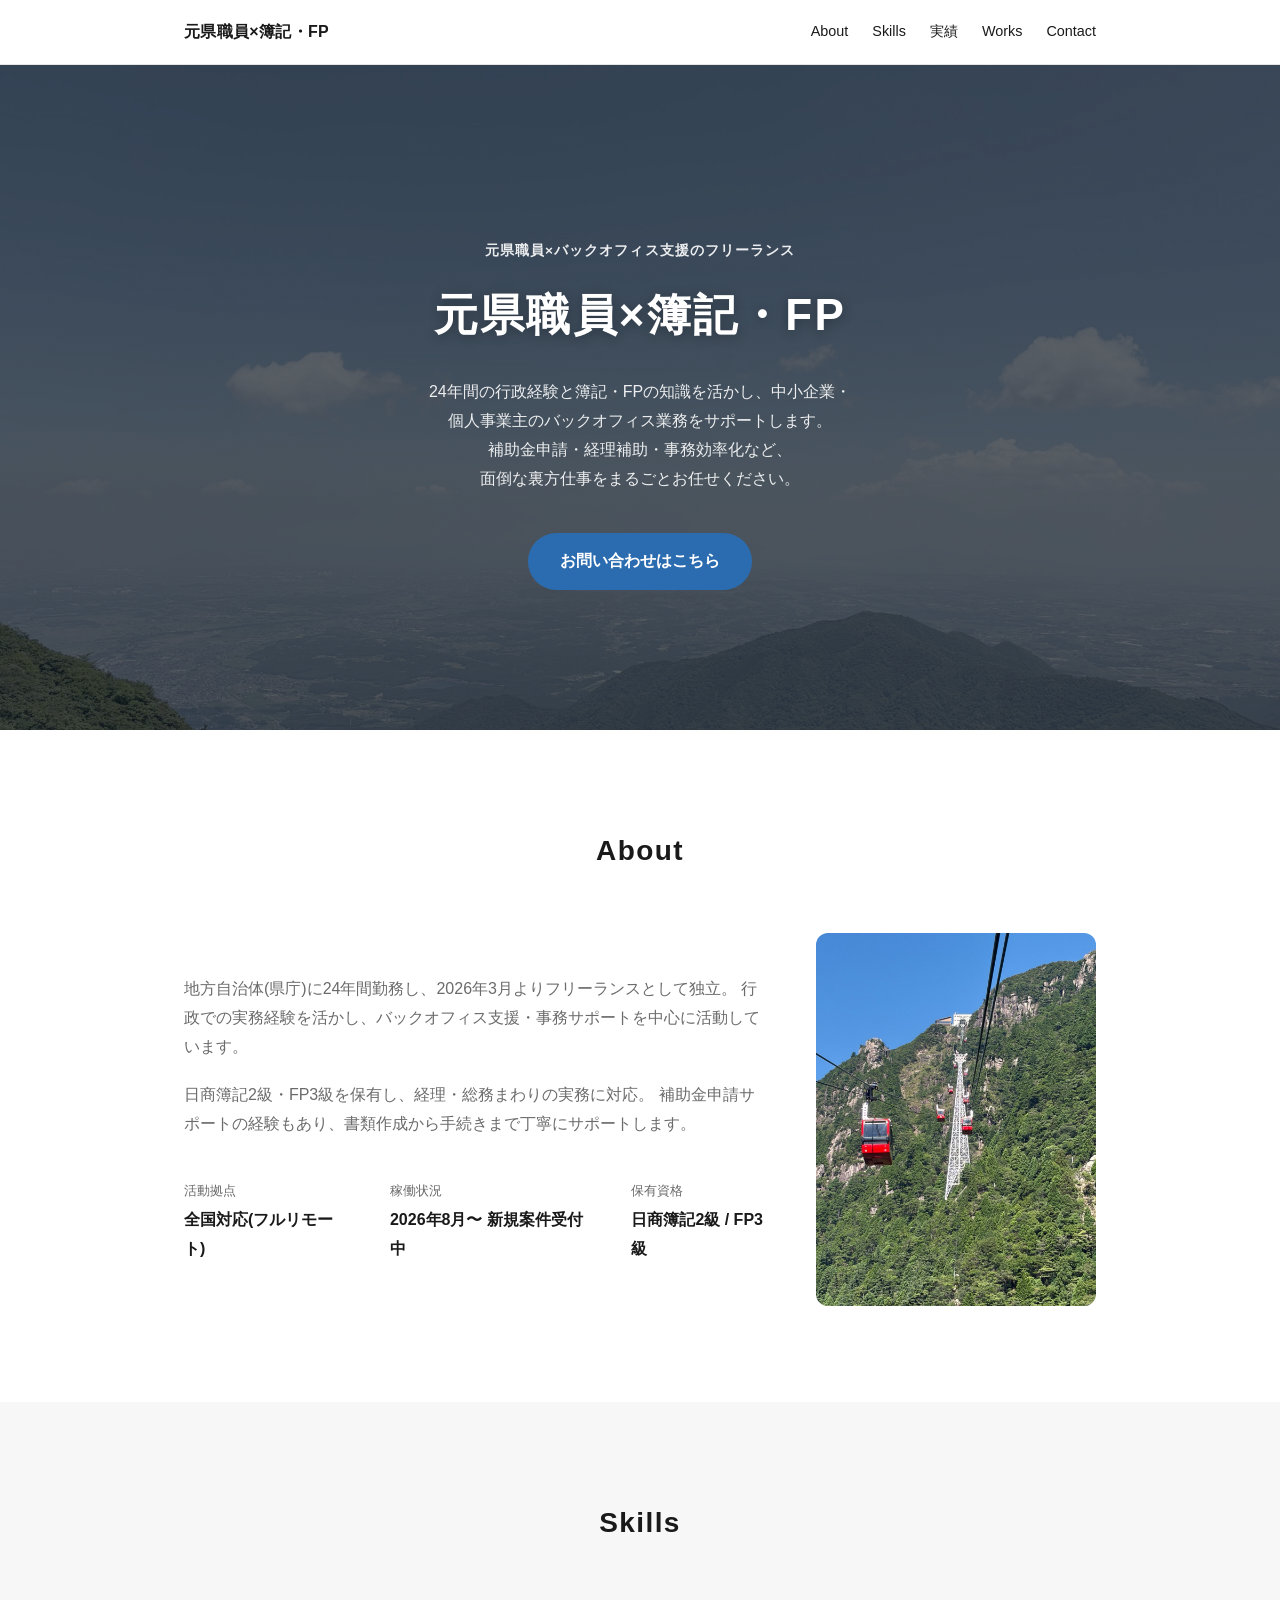
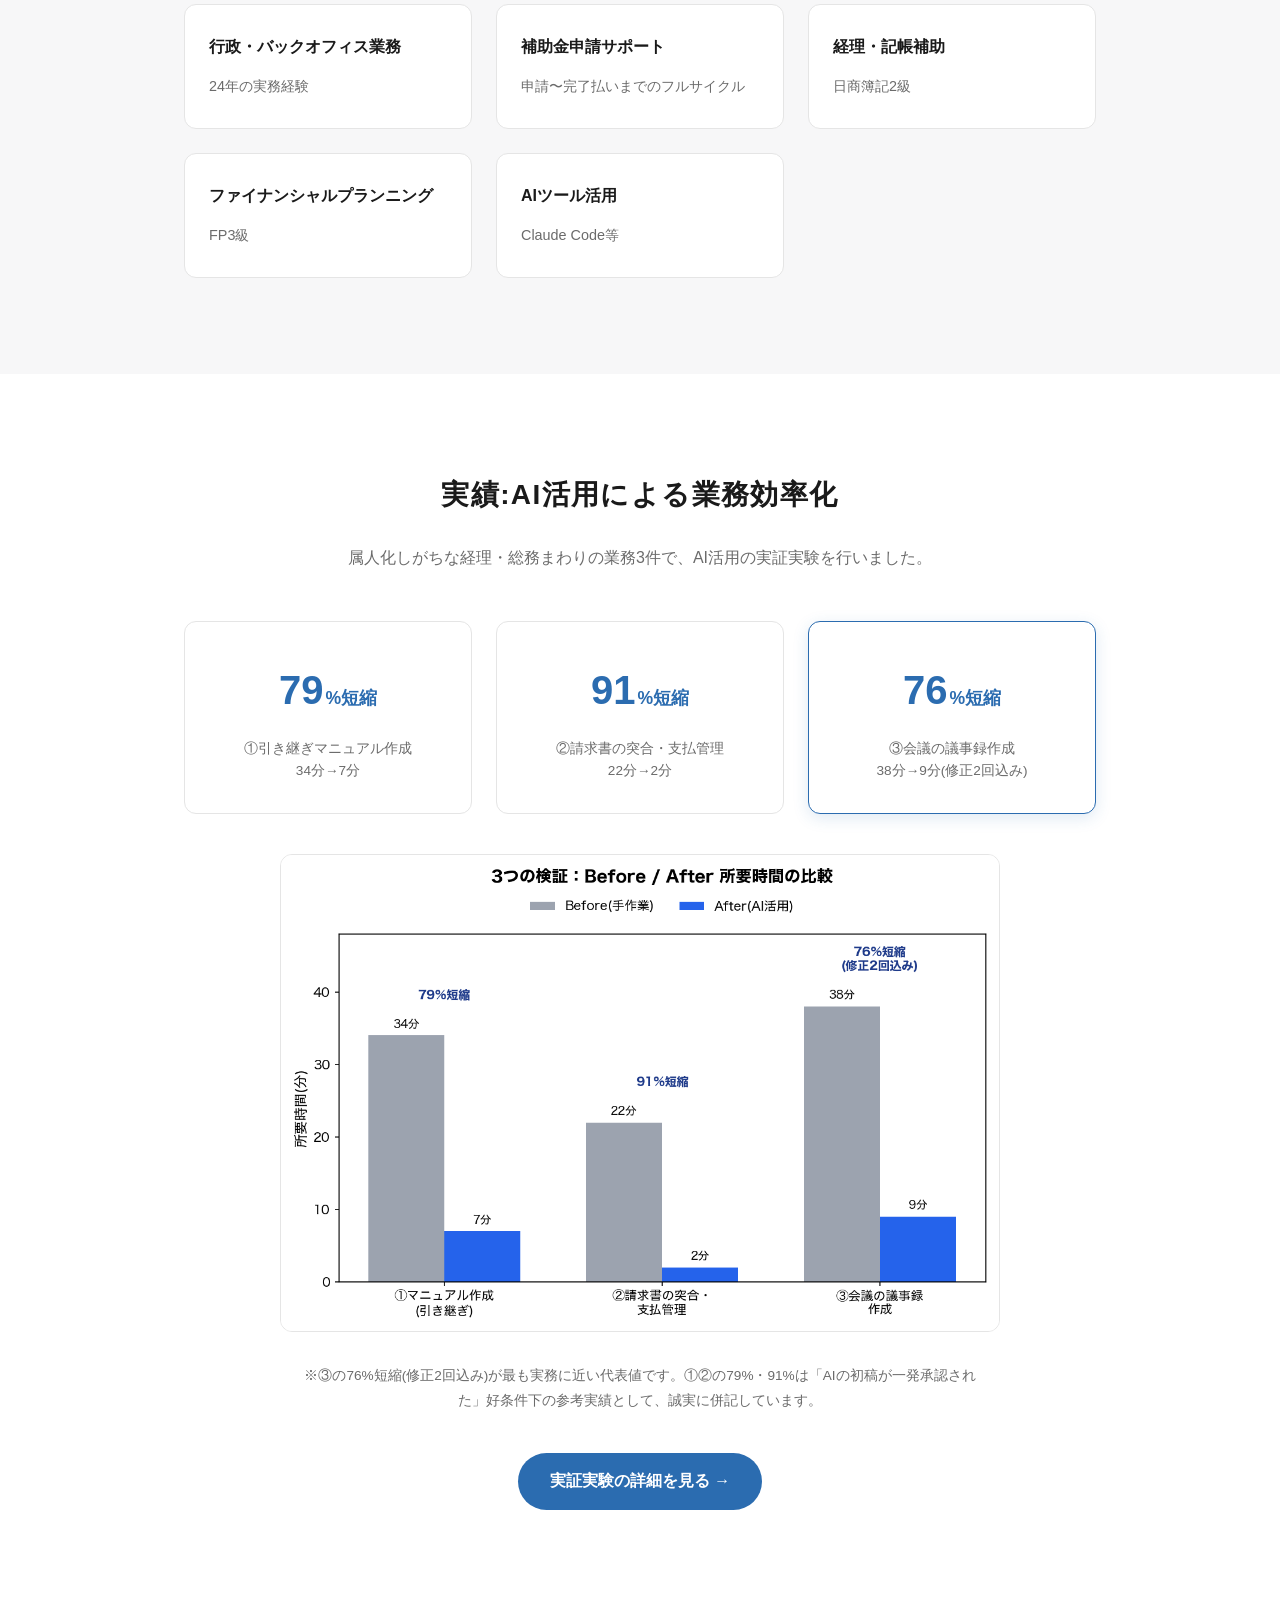
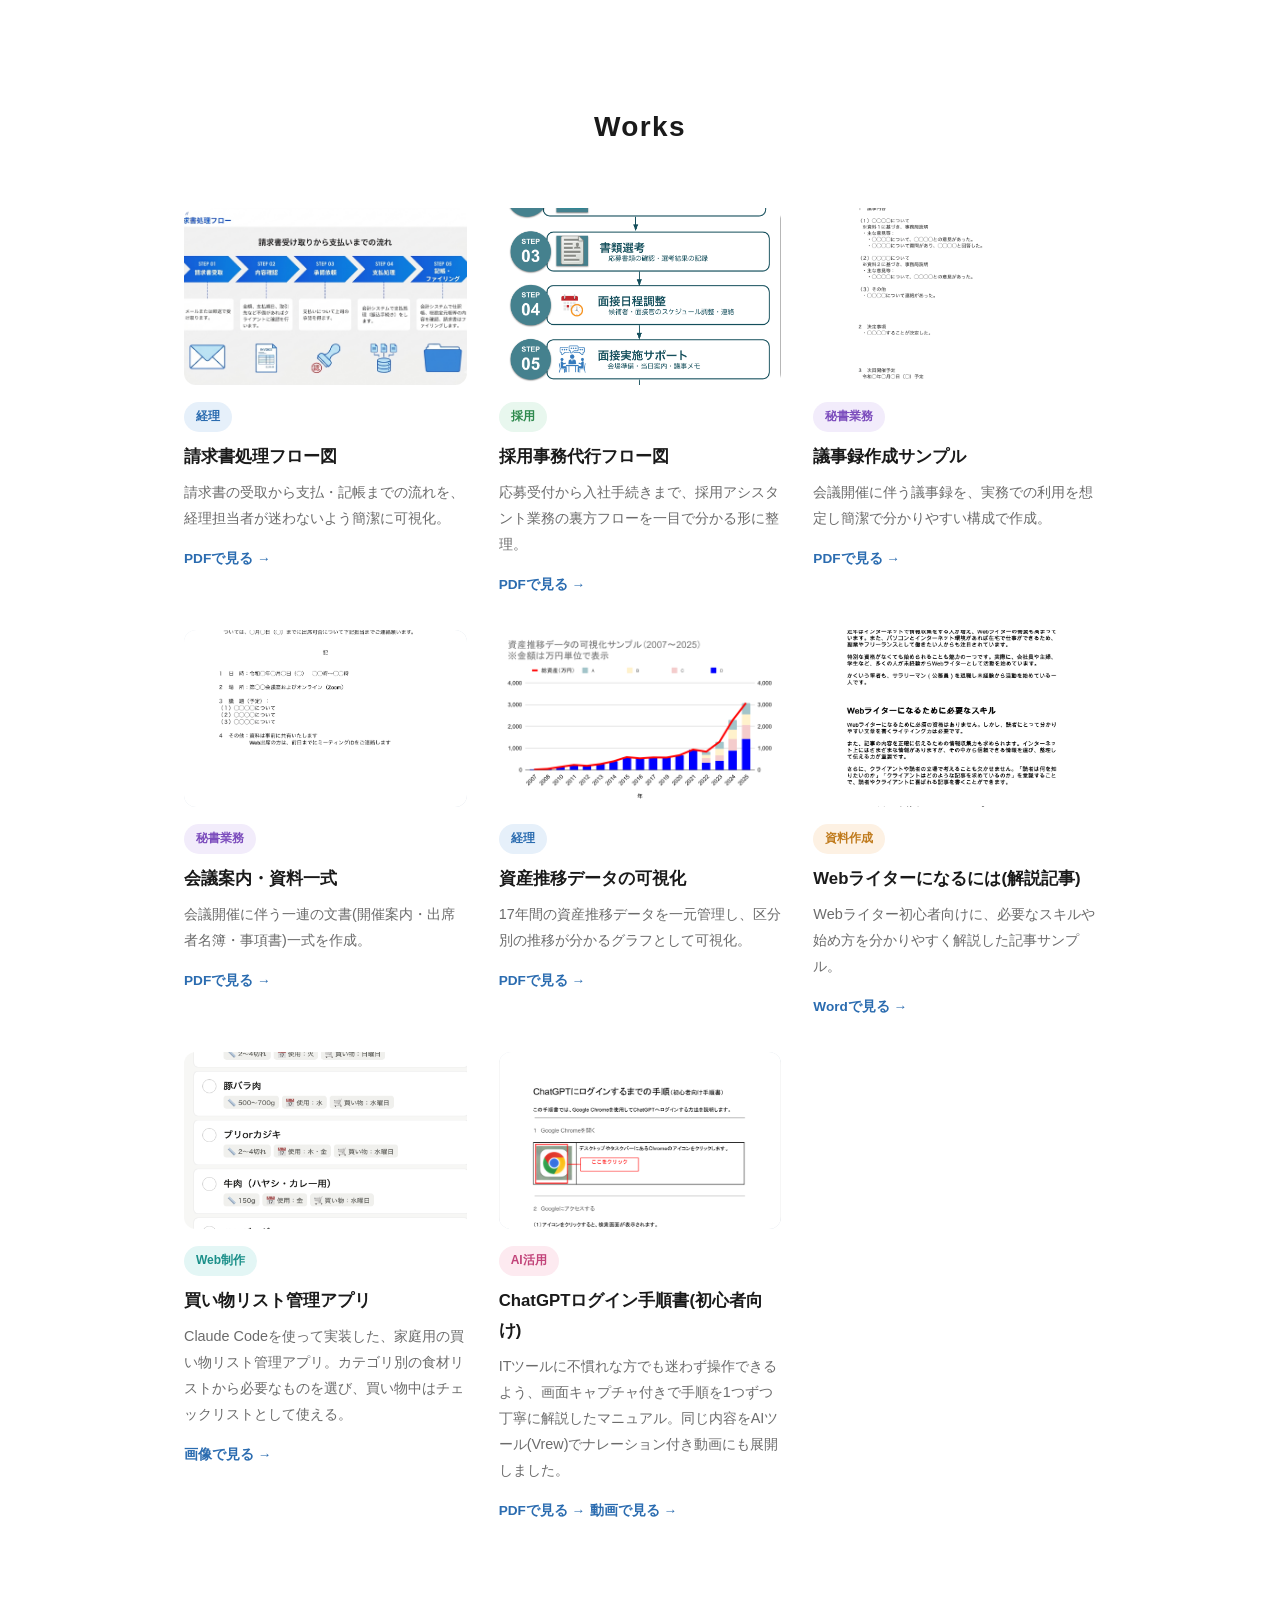
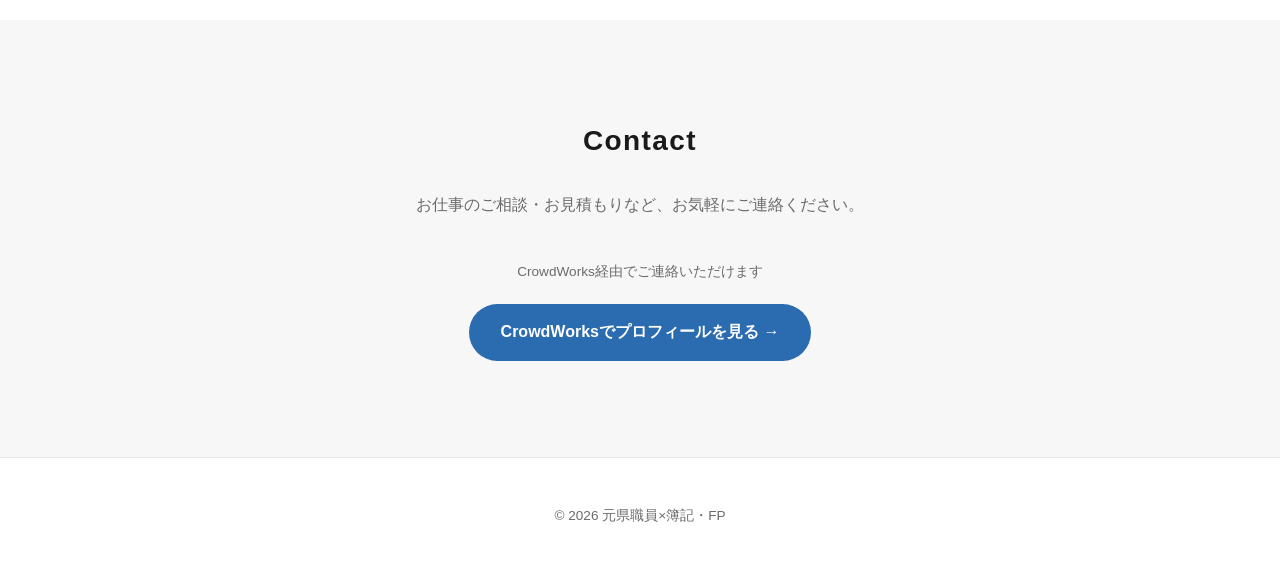
<file: index.html>
<!DOCTYPE html>
<html lang="ja">
<head>
<meta charset="UTF-8">
<meta name="viewport" content="width=device-width, initial-scale=1.0">
<title>元県職員×簿記・FP | バックオフィス支援のフリーランス</title>
<meta name="description" content="元県職員×バックオフィス支援のフリーランス、元県職員×簿記・FPのポートフォリオサイトです。">
<link rel="stylesheet" href="style.css">
</head>
<body>

<header class="header">
  <div class="container header__inner">
    <a href="#top" class="logo">元県職員×簿記・FP</a>
    <nav class="nav">
      <a href="#about">About</a>
      <a href="#skills">Skills</a>
      <a href="#results">実績</a>
      <a href="#works">Works</a>
      <a href="#contact">Contact</a>
    </nav>
  </div>
</header>

<main>

  <section id="top" class="hero">
    <div class="container hero__inner">
      <p class="hero__eyebrow">元県職員×バックオフィス支援のフリーランス</p>
      <h1 class="hero__title">元県職員×簿記・FP</h1>
      <p class="hero__lead">
        24年間の行政経験と簿記・FPの知識を活かし、中小企業・個人事業主のバックオフィス業務をサポートします。<br>
        補助金申請・経理補助・事務効率化など、面倒な裏方仕事をまるごとお任せください。
      </p>
      <a href="#contact" class="button">お問い合わせはこちら</a>
    </div>
  </section>

  <section id="about" class="section">
    <div class="container">
      <h2 class="section__title">About</h2>
      <div class="about">
        <div class="about__text">
          <p>
            地方自治体(県庁)に24年間勤務し、2026年3月よりフリーランスとして独立。
            行政での実務経験を活かし、バックオフィス支援・事務サポートを中心に活動しています。
          </p>
          <p>
            日商簿記2級・FP3級を保有し、経理・総務まわりの実務に対応。
            補助金申請サポートの経験もあり、書類作成から手続きまで丁寧にサポートします。
          </p>
          <dl class="about__meta">
            <div>
              <dt>活動拠点</dt>
              <dd>全国対応(フルリモート)</dd>
            </div>
            <div>
              <dt>稼働状況</dt>
              <dd>2026年8月〜 新規案件受付中</dd>
            </div>
            <div>
              <dt>保有資格</dt>
              <dd>日商簿記2級 / FP3級</dd>
            </div>
          </dl>
        </div>
        <div class="about__photo">
          <img src="assets/about-ropeway.jpg" alt="鈴鹿山脈・御在所ロープウェイからの一枚" loading="lazy">
        </div>
      </div>
    </div>
  </section>

  <section id="skills" class="section section--alt">
    <div class="container">
      <h2 class="section__title">Skills</h2>
      <div class="skills">
        <div class="skill-card">
          <h3>行政・バックオフィス業務</h3>
          <p>24年の実務経験</p>
        </div>
        <div class="skill-card">
          <h3>補助金申請サポート</h3>
          <p>申請〜完了払いまでのフルサイクル</p>
        </div>
        <div class="skill-card">
          <h3>経理・記帳補助</h3>
          <p>日商簿記2級</p>
        </div>
        <div class="skill-card">
          <h3>ファイナンシャルプランニング</h3>
          <p>FP3級</p>
        </div>
        <div class="skill-card">
          <h3>AIツール活用</h3>
          <p>Claude Code等</p>
        </div>
      </div>
    </div>
  </section>

  <section id="results" class="section">
    <div class="container">
      <h2 class="section__title">実績:AI活用による業務効率化</h2>
      <p class="results__lead">
        属人化しがちな経理・総務まわりの業務3件で、AI活用の実証実験を行いました。
      </p>
      <div class="results__stats">
        <div class="results__stat">
          <span class="results__stat-value">79<small>%短縮</small></span>
          <span class="results__stat-label">①引き継ぎマニュアル作成<br>34分→7分</span>
        </div>
        <div class="results__stat">
          <span class="results__stat-value">91<small>%短縮</small></span>
          <span class="results__stat-label">②請求書の突合・支払管理<br>22分→2分</span>
        </div>
        <div class="results__stat results__stat--featured">
          <span class="results__stat-value">76<small>%短縮</small></span>
          <span class="results__stat-label">③会議の議事録作成<br>38分→9分(修正2回込み)</span>
        </div>
      </div>
      <div class="results__chart">
        <img src="assets/results/chart_3cases.png" alt="3つの検証のBefore/After所要時間比較グラフ" loading="lazy">
      </div>
      <p class="results__note">
        ※③の76%短縮(修正2回込み)が最も実務に近い代表値です。①②の79%・91%は「AIの初稿が一発承認された」好条件下の参考実績として、誠実に併記しています。
      </p>
      <div class="results__cta">
        <a href="case-study.html" class="button">実証実験の詳細を見る →</a>
      </div>
    </div>
  </section>

  <section id="works" class="section">
    <div class="container">
      <h2 class="section__title">Works</h2>
      <div class="works">
        <article class="work-card">
          <div class="work-card__thumb"><img src="assets/works/invoice-flow.png" alt="請求書処理フロー図サンプル" loading="lazy"></div>
          <span class="work-card__tag work-card__tag--accounting">経理</span>
          <h3>請求書処理フロー図</h3>
          <p>請求書の受取から支払・記帳までの流れを、経理担当者が迷わないよう簡潔に可視化。</p>
          <a class="work-card__link" href="assets/works/invoice-flow.pdf" target="_blank" rel="noopener noreferrer">PDFで見る →</a>
        </article>
        <article class="work-card">
          <div class="work-card__thumb"><img src="assets/works/hiring-flow.png" alt="採用事務代行フロー図サンプル" loading="lazy"></div>
          <span class="work-card__tag work-card__tag--hiring">採用</span>
          <h3>採用事務代行フロー図</h3>
          <p>応募受付から入社手続きまで、採用アシスタント業務の裏方フローを一目で分かる形に整理。</p>
          <a class="work-card__link" href="assets/works/hiring-flow.pdf" target="_blank" rel="noopener noreferrer">PDFで見る →</a>
        </article>
        <article class="work-card">
          <div class="work-card__thumb"><img src="assets/works/meeting-minutes.png" alt="議事録作成サンプル" loading="lazy"></div>
          <span class="work-card__tag work-card__tag--secretary">秘書業務</span>
          <h3>議事録作成サンプル</h3>
          <p>会議開催に伴う議事録を、実務での利用を想定し簡潔で分かりやすい構成で作成。</p>
          <a class="work-card__link" href="assets/works/meeting-minutes.pdf" target="_blank" rel="noopener noreferrer">PDFで見る →</a>
        </article>
        <article class="work-card">
          <div class="work-card__thumb"><img src="assets/works/meeting-notice.png" alt="会議案内・資料一式サンプル" loading="lazy"></div>
          <span class="work-card__tag work-card__tag--secretary">秘書業務</span>
          <h3>会議案内・資料一式</h3>
          <p>会議開催に伴う一連の文書(開催案内・出席者名簿・事項書)一式を作成。</p>
          <a class="work-card__link" href="assets/works/meeting-notice.pdf" target="_blank" rel="noopener noreferrer">PDFで見る →</a>
        </article>
        <article class="work-card">
          <div class="work-card__thumb"><img src="assets/works/asset-tracking.png" alt="資産推移データの可視化サンプル" loading="lazy"></div>
          <span class="work-card__tag work-card__tag--accounting">経理</span>
          <h3>資産推移データの可視化</h3>
          <p>17年間の資産推移データを一元管理し、区分別の推移が分かるグラフとして可視化。</p>
          <a class="work-card__link" href="assets/works/asset-tracking.pdf" target="_blank" rel="noopener noreferrer">PDFで見る →</a>
        </article>
        <article class="work-card">
          <div class="work-card__thumb"><img src="assets/works/web-writer-guide.png" alt="Webライターになるには解説記事サンプル" loading="lazy"></div>
          <span class="work-card__tag work-card__tag--docs">資料作成</span>
          <h3>Webライターになるには(解説記事)</h3>
          <p>Webライター初心者向けに、必要なスキルや始め方を分かりやすく解説した記事サンプル。</p>
          <a class="work-card__link" href="assets/works/web-writer-guide.docx" target="_blank" rel="noopener noreferrer">Wordで見る →</a>
        </article>
        <article class="work-card">
          <div class="work-card__thumb"><img src="assets/works/shopping-app.png" alt="買い物リスト管理アプリのスクリーンショット" loading="lazy"></div>
          <span class="work-card__tag work-card__tag--webdev">Web制作</span>
          <h3>買い物リスト管理アプリ</h3>
          <p>Claude Codeを使って実装した、家庭用の買い物リスト管理アプリ。カテゴリ別の食材リストから必要なものを選び、買い物中はチェックリストとして使える。</p>
          <a class="work-card__link" href="assets/works/shopping-app.png" target="_blank" rel="noopener noreferrer">画像で見る →</a>
        </article>
        <article class="work-card">
          <div class="work-card__thumb work-card__thumb--top"><img src="assets/works/chatgpt-login-guide.png" alt="ChatGPTログイン手順書サンプル" loading="lazy"></div>
          <span class="work-card__tag work-card__tag--ai">AI活用</span>
          <h3>ChatGPTログイン手順書(初心者向け)</h3>
          <p>ITツールに不慣れな方でも迷わず操作できるよう、画面キャプチャ付きで手順を1つずつ丁寧に解説したマニュアル。同じ内容をAIツール(Vrew)でナレーション付き動画にも展開しました。</p>
          <a class="work-card__link" href="assets/works/chatgpt-login-guide.pdf" target="_blank" rel="noopener noreferrer">PDFで見る →</a>
          <a class="work-card__link" href="assets/works/chatgpt-login-guide.mp4" target="_blank" rel="noopener noreferrer">動画で見る →</a>
        </article>
      </div>
    </div>
  </section>

  <section id="contact" class="section section--alt">
    <div class="container">
      <h2 class="section__title">Contact</h2>
      <p class="contact__lead">お仕事のご相談・お見積もりなど、お気軽にご連絡ください。</p>
      <div class="contact__info">
        <p class="contact__info__channel">CrowdWorks経由でご連絡いただけます</p>
        <a href="https://crowdworks.jp/public/employees/6427479" target="_blank" rel="noopener noreferrer" class="button">CrowdWorksでプロフィールを見る →</a>
      </div>
    </div>
  </section>

</main>

<footer class="footer">
  <div class="container">
    <p>&copy; 2026 元県職員×簿記・FP</p>
  </div>
</footer>

</body>
</html>
</file>
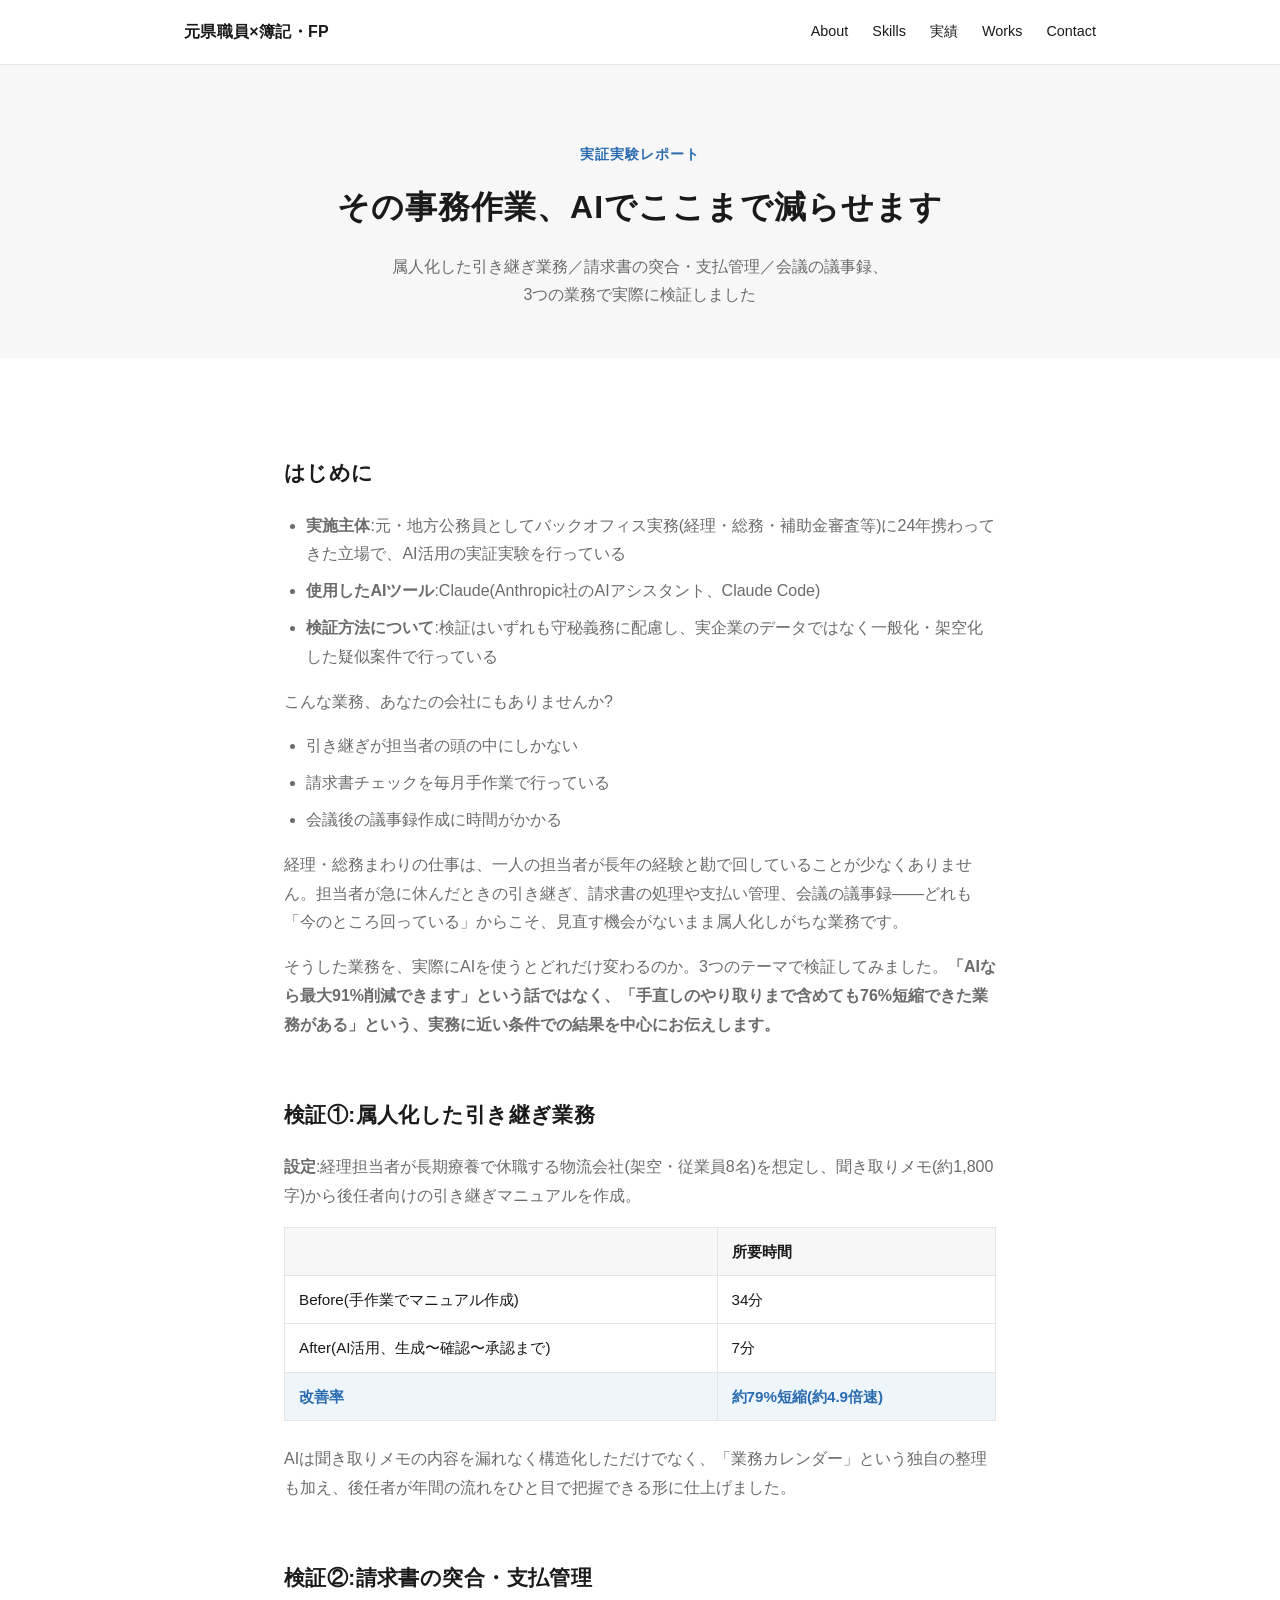
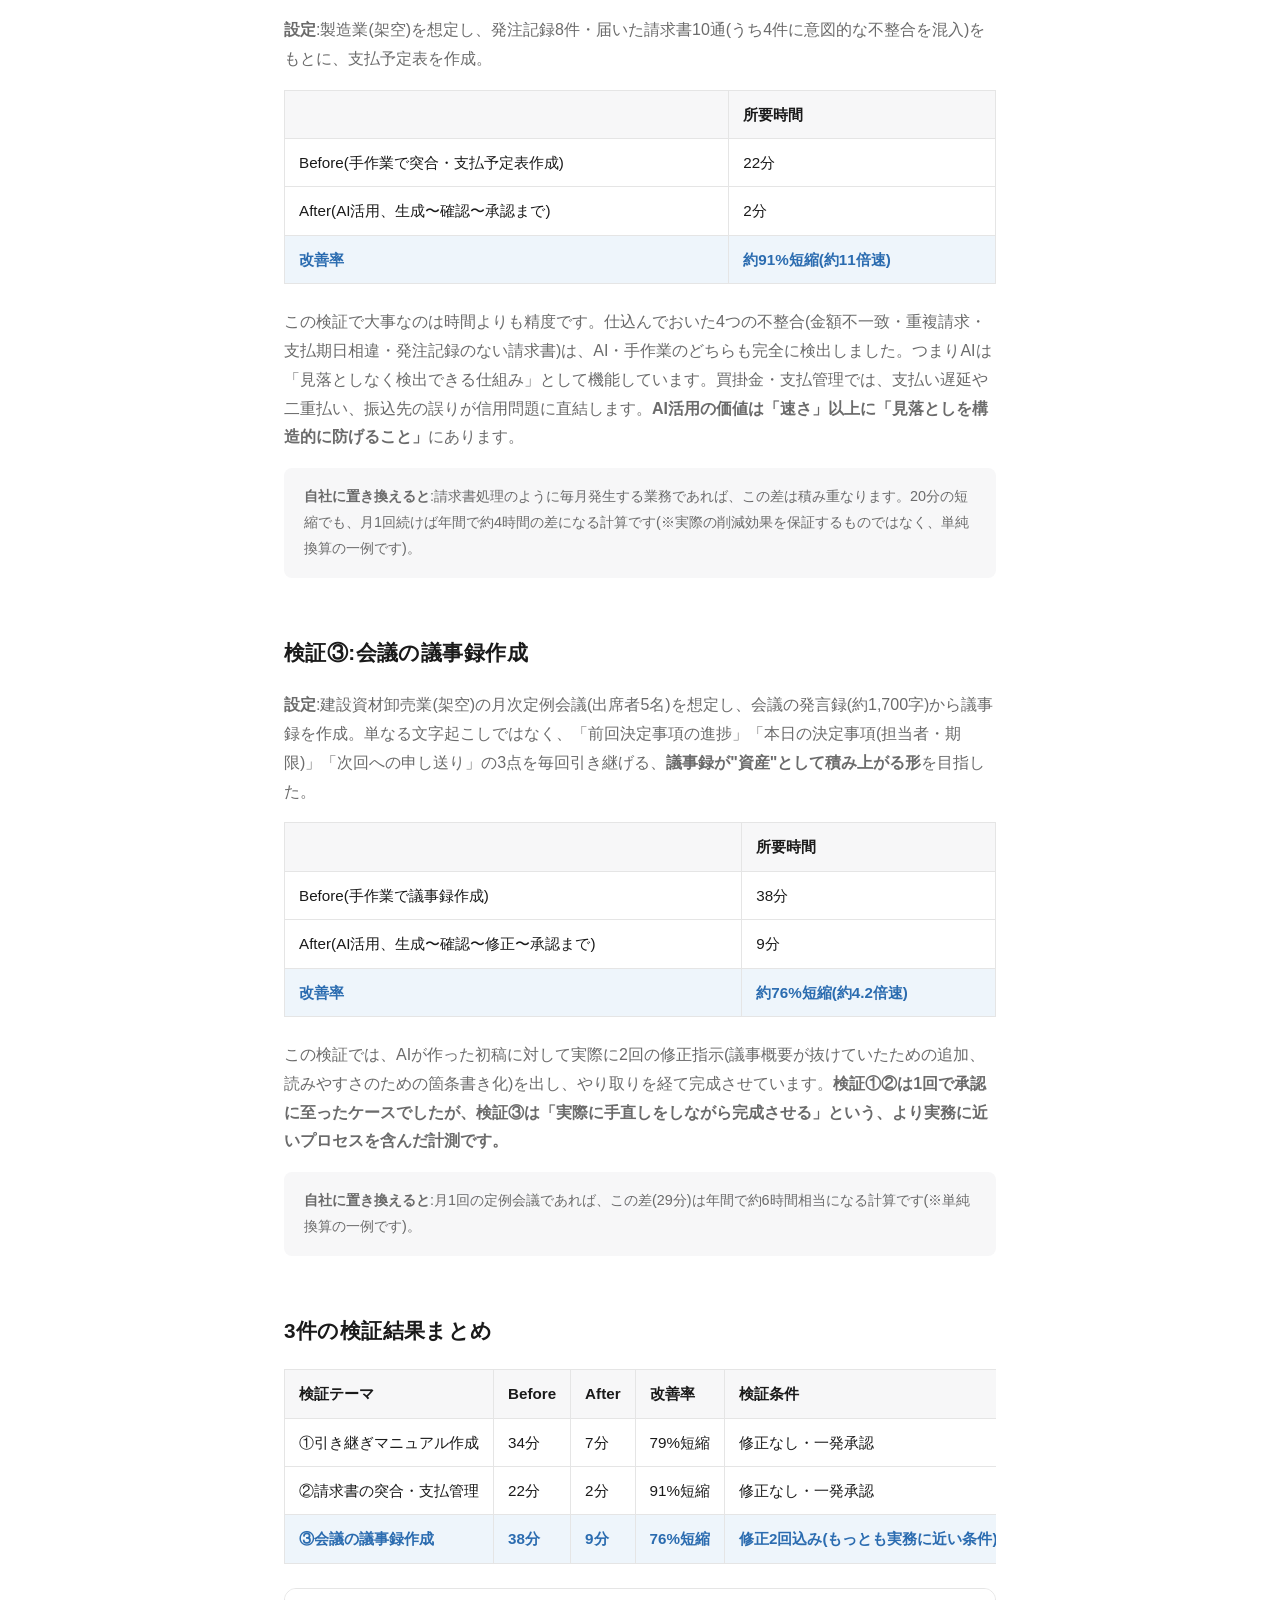
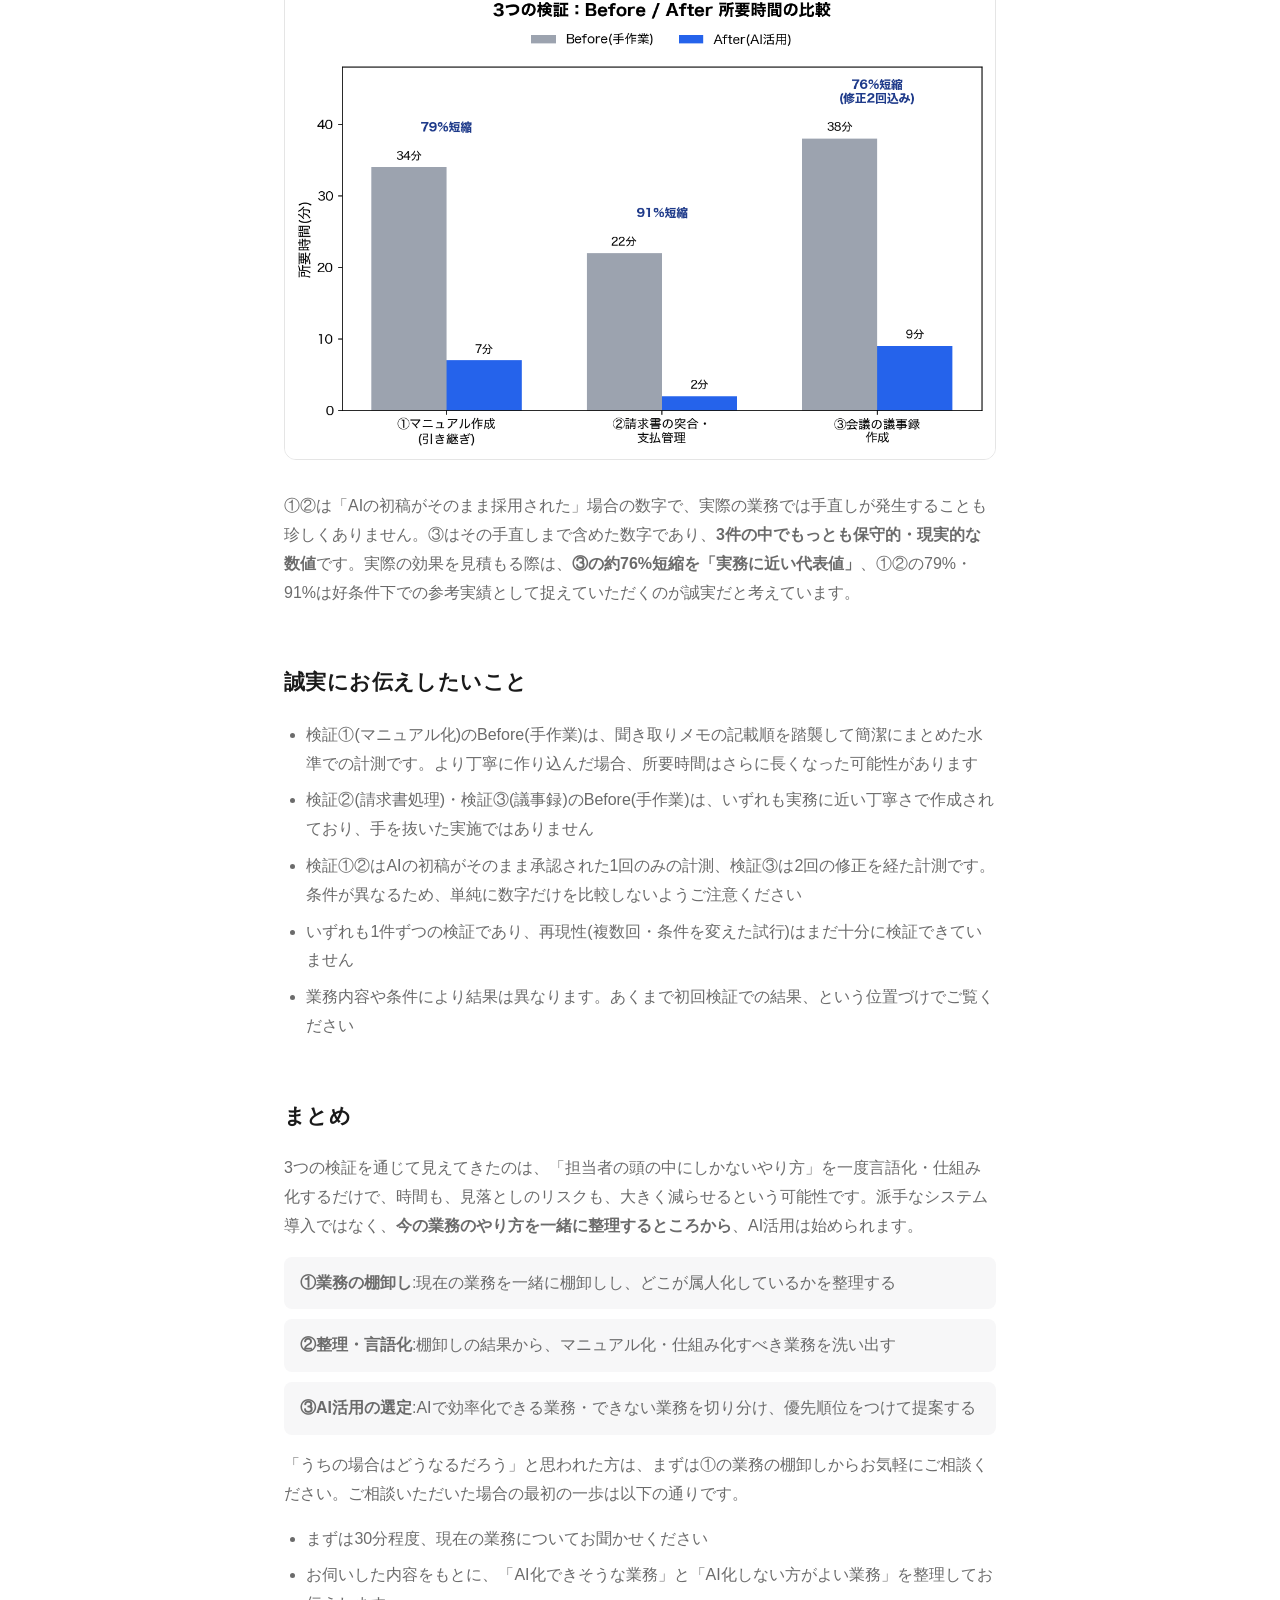
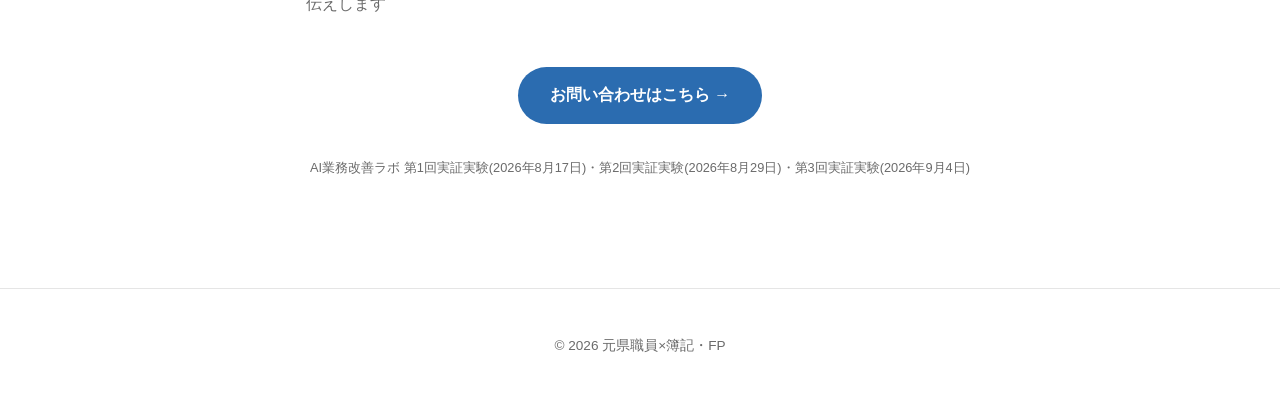
<file: case-study.html>
<!DOCTYPE html>
<html lang="ja">
<head>
<meta charset="UTF-8">
<meta name="viewport" content="width=device-width, initial-scale=1.0">
<title>その事務作業、AIでここまで減らせます | 元県職員×簿記・FP</title>
<meta name="description" content="属人化した引き継ぎ業務・請求書の突合/支払管理・会議の議事録、3つの業務でAI活用の実証実験を行った結果をまとめました。">
<link rel="stylesheet" href="style.css">
</head>
<body>

<header class="header">
  <div class="container header__inner">
    <a href="index.html" class="logo">元県職員×簿記・FP</a>
    <nav class="nav">
      <a href="index.html#about">About</a>
      <a href="index.html#skills">Skills</a>
      <a href="index.html#results">実績</a>
      <a href="index.html#works">Works</a>
      <a href="index.html#contact">Contact</a>
    </nav>
  </div>
</header>

<main>

  <section class="section case-hero">
    <div class="container">
      <p class="case-hero__eyebrow">実証実験レポート</p>
      <h1 class="case-hero__title">その事務作業、AIでここまで減らせます</h1>
      <p class="case-hero__subtitle">
        属人化した引き継ぎ業務／請求書の突合・支払管理／会議の議事録、3つの業務で実際に検証しました
      </p>
    </div>
  </section>

  <section class="section case-section">
    <div class="container case-container">

      <h2>はじめに</h2>
      <ul class="case-list">
        <li><strong>実施主体</strong>:元・地方公務員としてバックオフィス実務(経理・総務・補助金審査等)に24年携わってきた立場で、AI活用の実証実験を行っている</li>
        <li><strong>使用したAIツール</strong>:Claude(Anthropic社のAIアシスタント、Claude Code)</li>
        <li><strong>検証方法について</strong>:検証はいずれも守秘義務に配慮し、実企業のデータではなく一般化・架空化した疑似案件で行っている</li>
      </ul>

      <p>こんな業務、あなたの会社にもありませんか?</p>
      <ul class="case-list">
        <li>引き継ぎが担当者の頭の中にしかない</li>
        <li>請求書チェックを毎月手作業で行っている</li>
        <li>会議後の議事録作成に時間がかかる</li>
      </ul>

      <p>
        経理・総務まわりの仕事は、一人の担当者が長年の経験と勘で回していることが少なくありません。担当者が急に休んだときの引き継ぎ、請求書の処理や支払い管理、会議の議事録――どれも「今のところ回っている」からこそ、見直す機会がないまま属人化しがちな業務です。
      </p>
      <p>
        そうした業務を、実際にAIを使うとどれだけ変わるのか。3つのテーマで検証してみました。<strong>「AIなら最大91%削減できます」という話ではなく、「手直しのやり取りまで含めても76%短縮できた業務がある」という、実務に近い条件での結果を中心にお伝えします。</strong>
      </p>

      <h2>検証①:属人化した引き継ぎ業務</h2>
      <p><strong>設定</strong>:経理担当者が長期療養で休職する物流会社(架空・従業員8名)を想定し、聞き取りメモ(約1,800字)から後任者向けの引き継ぎマニュアルを作成。</p>

      <table class="case-table">
        <tr><th></th><th>所要時間</th></tr>
        <tr><td>Before(手作業でマニュアル作成)</td><td>34分</td></tr>
        <tr><td>After(AI活用、生成〜確認〜承認まで)</td><td>7分</td></tr>
        <tr class="case-table__result"><td><strong>改善率</strong></td><td><strong>約79%短縮(約4.9倍速)</strong></td></tr>
      </table>

      <p>AIは聞き取りメモの内容を漏れなく構造化しただけでなく、「業務カレンダー」という独自の整理も加え、後任者が年間の流れをひと目で把握できる形に仕上げました。</p>

      <h2>検証②:請求書の突合・支払管理</h2>
      <p><strong>設定</strong>:製造業(架空)を想定し、発注記録8件・届いた請求書10通(うち4件に意図的な不整合を混入)をもとに、支払予定表を作成。</p>

      <table class="case-table">
        <tr><th></th><th>所要時間</th></tr>
        <tr><td>Before(手作業で突合・支払予定表作成)</td><td>22分</td></tr>
        <tr><td>After(AI活用、生成〜確認〜承認まで)</td><td>2分</td></tr>
        <tr class="case-table__result"><td><strong>改善率</strong></td><td><strong>約91%短縮(約11倍速)</strong></td></tr>
      </table>

      <p>
        この検証で大事なのは時間よりも精度です。仕込んでおいた4つの不整合(金額不一致・重複請求・支払期日相違・発注記録のない請求書)は、AI・手作業のどちらも完全に検出しました。つまりAIは「見落としなく検出できる仕組み」として機能しています。買掛金・支払管理では、支払い遅延や二重払い、振込先の誤りが信用問題に直結します。<strong>AI活用の価値は「速さ」以上に「見落としを構造的に防げること」</strong>にあります。
      </p>
      <p class="case-note">
        <strong>自社に置き換えると</strong>:請求書処理のように毎月発生する業務であれば、この差は積み重なります。20分の短縮でも、月1回続けば年間で約4時間の差になる計算です(※実際の削減効果を保証するものではなく、単純換算の一例です)。
      </p>

      <h2>検証③:会議の議事録作成</h2>
      <p>
        <strong>設定</strong>:建設資材卸売業(架空)の月次定例会議(出席者5名)を想定し、会議の発言録(約1,700字)から議事録を作成。単なる文字起こしではなく、「前回決定事項の進捗」「本日の決定事項(担当者・期限)」「次回への申し送り」の3点を毎回引き継げる、<strong>議事録が"資産"として積み上がる形</strong>を目指した。
      </p>

      <table class="case-table">
        <tr><th></th><th>所要時間</th></tr>
        <tr><td>Before(手作業で議事録作成)</td><td>38分</td></tr>
        <tr><td>After(AI活用、生成〜確認〜修正〜承認まで)</td><td>9分</td></tr>
        <tr class="case-table__result"><td><strong>改善率</strong></td><td><strong>約76%短縮(約4.2倍速)</strong></td></tr>
      </table>

      <p>
        この検証では、AIが作った初稿に対して実際に2回の修正指示(議事概要が抜けていたための追加、読みやすさのための箇条書き化)を出し、やり取りを経て完成させています。<strong>検証①②は1回で承認に至ったケースでしたが、検証③は「実際に手直しをしながら完成させる」という、より実務に近いプロセスを含んだ計測です。</strong>
      </p>
      <p class="case-note">
        <strong>自社に置き換えると</strong>:月1回の定例会議であれば、この差(29分)は年間で約6時間相当になる計算です(※単純換算の一例です)。
      </p>

      <h2>3件の検証結果まとめ</h2>

      <div class="case-table-scroll">
        <table class="case-table case-table--summary">
          <tr>
            <th>検証テーマ</th>
            <th>Before</th>
            <th>After</th>
            <th>改善率</th>
            <th>検証条件</th>
          </tr>
          <tr>
            <td>①引き継ぎマニュアル作成</td>
            <td>34分</td>
            <td>7分</td>
            <td>79%短縮</td>
            <td>修正なし・一発承認</td>
          </tr>
          <tr>
            <td>②請求書の突合・支払管理</td>
            <td>22分</td>
            <td>2分</td>
            <td>91%短縮</td>
            <td>修正なし・一発承認</td>
          </tr>
          <tr class="case-table__result">
            <td><strong>③会議の議事録作成</strong></td>
            <td><strong>38分</strong></td>
            <td><strong>9分</strong></td>
            <td><strong>76%短縮</strong></td>
            <td><strong>修正2回込み(もっとも実務に近い条件)</strong></td>
          </tr>
        </table>
      </div>

      <div class="case-chart">
        <img src="assets/results/chart_3cases.png" alt="3つの検証のBefore/After所要時間比較グラフ" loading="lazy">
      </div>

      <p>
        ①②は「AIの初稿がそのまま採用された」場合の数字で、実際の業務では手直しが発生することも珍しくありません。③はその手直しまで含めた数字であり、<strong>3件の中でもっとも保守的・現実的な数値</strong>です。実際の効果を見積もる際は、<strong>③の約76%短縮を「実務に近い代表値」</strong>、①②の79%・91%は好条件下での参考実績として捉えていただくのが誠実だと考えています。
      </p>

      <h2>誠実にお伝えしたいこと</h2>
      <ul class="case-list">
        <li>検証①(マニュアル化)のBefore(手作業)は、聞き取りメモの記載順を踏襲して簡潔にまとめた水準での計測です。より丁寧に作り込んだ場合、所要時間はさらに長くなった可能性があります</li>
        <li>検証②(請求書処理)・検証③(議事録)のBefore(手作業)は、いずれも実務に近い丁寧さで作成されており、手を抜いた実施ではありません</li>
        <li>検証①②はAIの初稿がそのまま承認された1回のみの計測、検証③は2回の修正を経た計測です。条件が異なるため、単純に数字だけを比較しないようご注意ください</li>
        <li>いずれも1件ずつの検証であり、再現性(複数回・条件を変えた試行)はまだ十分に検証できていません</li>
        <li>業務内容や条件により結果は異なります。あくまで初回検証での結果、という位置づけでご覧ください</li>
      </ul>

      <h2>まとめ</h2>
      <p>
        3つの検証を通じて見えてきたのは、「担当者の頭の中にしかないやり方」を一度言語化・仕組み化するだけで、時間も、見落としのリスクも、大きく減らせるという可能性です。派手なシステム導入ではなく、<strong>今の業務のやり方を一緒に整理するところから</strong>、AI活用は始められます。
      </p>
      <ul class="case-list case-list--steps">
        <li><strong>①業務の棚卸し</strong>:現在の業務を一緒に棚卸しし、どこが属人化しているかを整理する</li>
        <li><strong>②整理・言語化</strong>:棚卸しの結果から、マニュアル化・仕組み化すべき業務を洗い出す</li>
        <li><strong>③AI活用の選定</strong>:AIで効率化できる業務・できない業務を切り分け、優先順位をつけて提案する</li>
      </ul>

      <p>
        「うちの場合はどうなるだろう」と思われた方は、まずは①の業務の棚卸しからお気軽にご相談ください。ご相談いただいた場合の最初の一歩は以下の通りです。
      </p>
      <ul class="case-list">
        <li>まずは30分程度、現在の業務についてお聞かせください</li>
        <li>お伺いした内容をもとに、「AI化できそうな業務」と「AI化しない方がよい業務」を整理してお伝えします</li>
      </ul>

      <div class="case-cta">
        <a href="index.html#contact" class="button">お問い合わせはこちら →</a>
      </div>

      <p class="case-footnote">
        AI業務改善ラボ 第1回実証実験(2026年8月17日)・第2回実証実験(2026年8月29日)・第3回実証実験(2026年9月4日)
      </p>

    </div>
  </section>

</main>

<footer class="footer">
  <div class="container">
    <p>&copy; 2026 元県職員×簿記・FP</p>
  </div>
</footer>

</body>
</html>
</file>
<file: style.css>
:root {
  --color-bg: #ffffff;
  --color-bg-alt: #f7f7f8;
  --color-text: #1a1a1a;
  --color-text-muted: #6b6b6b;
  --color-accent: #2b6cb0;
  --color-border: #e5e5e5;
  --max-width: 960px;
  --font-base: "Hiragino Sans", "Hiragino Kaku Gothic ProN", "Yu Gothic", Meiryo, sans-serif;
}

* {
  box-sizing: border-box;
}

html {
  scroll-behavior: smooth;
}

body {
  margin: 0;
  font-family: var(--font-base);
  color: var(--color-text);
  background: var(--color-bg);
  line-height: 1.8;
  -webkit-font-smoothing: antialiased;
}

a {
  color: inherit;
  text-decoration: none;
}

.container {
  max-width: var(--max-width);
  margin: 0 auto;
  padding: 0 24px;
}

/* Header */
.header {
  position: sticky;
  top: 0;
  background: rgba(255, 255, 255, 0.9);
  backdrop-filter: blur(6px);
  border-bottom: 1px solid var(--color-border);
  z-index: 10;
}

.header__inner {
  display: flex;
  align-items: center;
  justify-content: space-between;
  height: 64px;
}

.logo {
  font-weight: 700;
  letter-spacing: 0.02em;
  white-space: nowrap;
}

.nav {
  display: flex;
  gap: 24px;
  font-size: 0.9rem;
}

.nav a:hover {
  color: var(--color-accent);
}

/* Hero */
.hero {
  padding: 160px 0 140px;
  text-align: center;
  background: linear-gradient(rgba(20, 30, 40, 0.55), rgba(20, 30, 40, 0.55)), url("assets/hero-suzuka.jpg");
  background-size: cover;
  background-position: center;
  color: #fff;
}

.hero__eyebrow {
  color: #fff;
  font-weight: 600;
  letter-spacing: 0.08em;
  font-size: 0.85rem;
  text-transform: uppercase;
  margin-bottom: 12px;
  opacity: 0.9;
}

.hero__title {
  font-size: 2.75rem;
  margin: 0 0 24px;
  letter-spacing: 0.05em;
  text-shadow: 0 2px 12px rgba(0, 0, 0, 0.3);
  word-break: keep-all;
}

.hero__lead {
  color: rgba(255, 255, 255, 0.9);
  max-width: 560px;
  margin: 0 auto 40px;
  word-break: keep-all;
  overflow-wrap: break-word;
}

.button {
  display: inline-block;
  background: var(--color-accent);
  color: #fff;
  padding: 14px 32px;
  border-radius: 999px;
  font-weight: 600;
  transition: opacity 0.2s ease;
}

.button:hover {
  opacity: 0.85;
}

/* Section */
.section {
  padding: 96px 0;
}

.section--alt {
  background: var(--color-bg-alt);
}

.section__title {
  font-size: 1.75rem;
  text-align: center;
  margin: 0 0 56px;
  letter-spacing: 0.05em;
}

/* About */
.about {
  display: flex;
  gap: 48px;
  align-items: center;
}

.about__text {
  flex: 1;
}

.about__text p {
  color: var(--color-text-muted);
  margin: 0 0 20px;
}

.about__meta {
  display: flex;
  gap: 48px;
  margin: 40px 0 0;
  padding: 0;
}

.about__photo {
  flex-shrink: 0;
  width: 280px;
}

.about__photo img {
  width: 100%;
  height: auto;
  border-radius: 12px;
  display: block;
}

.about__meta dt {
  font-size: 0.8rem;
  color: var(--color-text-muted);
  margin-bottom: 4px;
}

.about__meta dd {
  margin: 0;
  font-weight: 600;
}

/* Skills */
.skills {
  display: grid;
  grid-template-columns: repeat(3, 1fr);
  gap: 24px;
}

.skill-card {
  background: #fff;
  border: 1px solid var(--color-border);
  border-radius: 12px;
  padding: 28px 24px;
}

.skill-card h3 {
  margin: 0 0 12px;
  font-size: 1rem;
}

.skill-card p {
  margin: 0;
  color: var(--color-text-muted);
  font-size: 0.9rem;
}

/* Results */
.results__lead {
  text-align: center;
  color: var(--color-text-muted);
  max-width: 640px;
  margin: -32px auto 48px;
}

.results__stats {
  display: grid;
  grid-template-columns: repeat(3, 1fr);
  gap: 24px;
  margin-bottom: 40px;
}

.results__stat {
  background: #fff;
  border: 1px solid var(--color-border);
  border-radius: 12px;
  padding: 32px 20px;
  text-align: center;
}

.results__stat--featured {
  border-color: var(--color-accent);
  box-shadow: 0 4px 16px rgba(43, 108, 176, 0.15);
}

.results__stat-value {
  display: block;
  font-size: 2.5rem;
  font-weight: 700;
  color: var(--color-accent);
  margin-bottom: 12px;
}

.results__stat-value small {
  font-size: 1.1rem;
  font-weight: 600;
  margin-left: 2px;
}

.results__stat-label {
  display: block;
  font-size: 0.85rem;
  color: var(--color-text-muted);
  line-height: 1.6;
}

.results__chart {
  max-width: 720px;
  margin: 0 auto 32px;
}

.results__chart img {
  width: 100%;
  height: auto;
  border-radius: 12px;
  border: 1px solid var(--color-border);
  display: block;
}

.results__note {
  max-width: 680px;
  margin: 0 auto 40px;
  color: var(--color-text-muted);
  font-size: 0.85rem;
  text-align: center;
}

.results__cta {
  text-align: center;
}

/* Works */
.works {
  display: grid;
  grid-template-columns: repeat(auto-fit, minmax(260px, 1fr));
  gap: 32px;
}

.work-card__thumb {
  aspect-ratio: 16 / 10;
  background: linear-gradient(135deg, #e2e8f0, #cbd5e0);
  border-radius: 12px;
  margin-bottom: 16px;
  overflow: hidden;
}

.work-card__thumb img {
  width: 100%;
  height: 100%;
  object-fit: cover;
  display: block;
}

.work-card__thumb--top img {
  object-position: top;
}

.work-card__tag {
  display: inline-block;
  font-size: 0.75rem;
  font-weight: 600;
  padding: 4px 12px;
  border-radius: 999px;
  margin-bottom: 10px;
}

.work-card__tag--accounting {
  background: #e6f0fa;
  color: #2b6cb0;
}

.work-card__tag--hiring {
  background: #e8f7ee;
  color: #2f8a4e;
}

.work-card__tag--secretary {
  background: #f2ecfb;
  color: #7c4dbd;
}

.work-card__tag--docs {
  background: #fdf1e3;
  color: #c07b1d;
}

.work-card__tag--webdev {
  background: #e3f6f5;
  color: #1a8f89;
}

.work-card__tag--ai {
  background: #fdeaf0;
  color: #c2447a;
}

.work-card h3 {
  margin: 0 0 8px;
  font-size: 1.05rem;
}

.work-card p {
  margin: 0 0 12px;
  color: var(--color-text-muted);
  font-size: 0.9rem;
}

.work-card__link {
  display: inline-block;
  font-size: 0.85rem;
  font-weight: 600;
  color: var(--color-accent);
}

/* Contact */
.contact__lead {
  text-align: center;
  color: var(--color-text-muted);
  margin: -32px 0 40px;
}

.contact__info {
  text-align: center;
}

.contact__info__channel {
  margin: 0 0 20px;
  color: var(--color-text-muted);
  font-size: 0.85rem;
}

/* Case study page */
.case-hero {
  padding-top: 64px;
  padding-bottom: 48px;
  text-align: center;
  background: var(--color-bg-alt);
}

.case-hero__eyebrow {
  color: var(--color-accent);
  font-weight: 600;
  letter-spacing: 0.08em;
  font-size: 0.85rem;
  text-transform: uppercase;
  margin-bottom: 12px;
}

.case-hero__title {
  font-size: 2rem;
  margin: 0 0 16px;
  letter-spacing: 0.03em;
  word-break: keep-all;
  overflow-wrap: break-word;
}

.case-hero__subtitle {
  color: var(--color-text-muted);
  max-width: 640px;
  margin: 0 auto;
  word-break: keep-all;
  overflow-wrap: break-word;
}

.case-container {
  max-width: 760px;
}

.case-section h2 {
  font-size: 1.3rem;
  margin: 56px 0 20px;
  letter-spacing: 0.02em;
}

.case-section h2:first-child {
  margin-top: 0;
}

.case-section p {
  color: var(--color-text-muted);
}

.case-list {
  color: var(--color-text-muted);
  padding-left: 1.4em;
}

.case-list li {
  margin-bottom: 8px;
}

.case-list--steps {
  list-style: none;
  padding-left: 0;
}

.case-list--steps li {
  background: var(--color-bg-alt);
  border-radius: 8px;
  padding: 12px 16px;
  margin-bottom: 10px;
}

.case-note {
  background: var(--color-bg-alt);
  border-radius: 8px;
  padding: 16px 20px;
  font-size: 0.9rem;
}

.case-table-scroll {
  overflow-x: auto;
}

.case-table {
  width: 100%;
  border-collapse: collapse;
  margin: 0 0 24px;
  font-size: 0.95rem;
}

.case-table th,
.case-table td {
  border: 1px solid var(--color-border);
  padding: 10px 14px;
  text-align: left;
}

.case-table th {
  background: var(--color-bg-alt);
}

.case-table__result td {
  background: #eef5fb;
  color: var(--color-accent);
}

.case-table--summary {
  white-space: nowrap;
}

.case-chart {
  margin: 0 0 32px;
}

.case-chart img {
  width: 100%;
  height: auto;
  border-radius: 12px;
  border: 1px solid var(--color-border);
  display: block;
}

.case-cta {
  text-align: center;
  margin: 48px 0 32px;
}

.case-footnote {
  text-align: center;
  font-size: 0.8rem;
  color: var(--color-text-muted);
}

/* Footer */
.footer {
  padding: 32px 0;
  text-align: center;
  color: var(--color-text-muted);
  font-size: 0.85rem;
  border-top: 1px solid var(--color-border);
}

/* Responsive */
@media (max-width: 600px) {
  .hero {
    padding: 96px 0 72px;
  }

  .hero__title {
    font-size: 2.1rem;
  }

  .header__inner {
    flex-wrap: wrap;
    height: auto;
    padding: 12px 0;
    row-gap: 8px;
  }

  .logo {
    font-size: 0.95rem;
  }

  .nav {
    width: 100%;
    gap: 14px;
    font-size: 0.8rem;
  }

  .about {
    flex-direction: column;
  }

  .about__photo {
    width: 100%;
    max-width: 320px;
  }

  .about__meta {
    flex-direction: column;
    align-items: center;
    gap: 16px;
  }

  .skills {
    grid-template-columns: 1fr;
  }

  .results__stats {
    grid-template-columns: 1fr;
  }

  .case-hero__title {
    font-size: 1.5rem;
  }

  .work-card__thumb {
    aspect-ratio: auto;
  }

  .work-card__thumb img {
    height: auto;
    object-fit: contain;
    background: #fff;
  }
}
</file>
